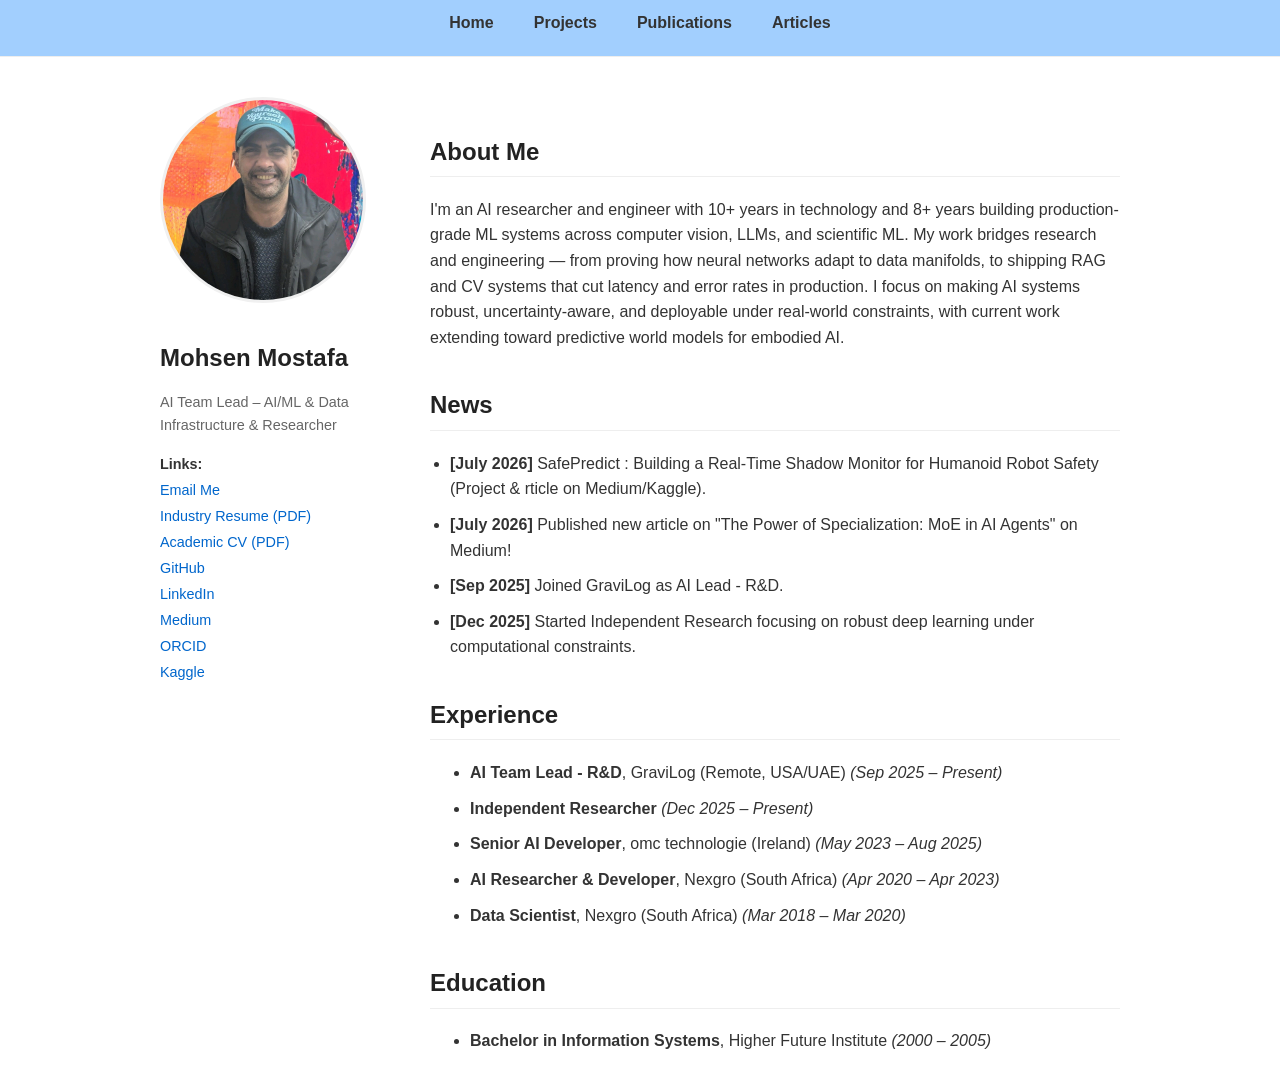
<file: index.html>
<!DOCTYPE html>
<html lang="en">
<head>
    <meta charset="UTF-8">
    <meta name="viewport" content="width=device-width, initial-scale=1.0">
    <title>Mohsen Mostafa</title>
    <link rel="stylesheet" href="style.css">
</head>
<body>

<nav>
    <ul>
        <li><a href="index.html">Home</a></li>
        <li><a href="projects.html">Projects</a></li>
        <li><a href="publications.html">Publications</a></li>
        <li><a href="articles.html">Articles</a></li>
    </ul>
</nav>

<div class="container">
    <!-- LEFT SIDEBAR -->
    <aside class="sidebar">
        <!-- INSTRUCTION: Upload your photo to GitHub and name it 'profile.png' -->
        <img src="profile.png" alt="Mohsen Mostafa" class="profile-img">
        <h1>Mohsen Mostafa</h1>
        <p class="title">AI Team Lead – AI/ML & Data Infrastructure & Researcher<br></p>
        
        <div class="contact-info">
            <strong>Links:</strong><br>
            <a href="mailto:mohsen.mostafa.ai@outlook.com">Email Me</a>
            <a href="Mohsen_Mostafa_Resume.pdf" target="_blank">Industry Resume (PDF)</a>
            <a href="Mohsen_Mostafa_Academic_CV.pdf" target="_blank">Academic CV (PDF)</a>
            <a href="https://github.com/MohsenMostafa1" target="_blank">GitHub</a>
            <a href="https://linkedin.com/in/mohsen-mostafa-20526718b" target="_blank">LinkedIn</a>
            <a href="https://medium.com/@mohsenmostafa833" target="_blank">Medium</a>
            <a href="https://orcid.org/0009-0004-4478-0317" target="_blank">ORCID</a>
            <a href="https://www.kaggle.com/babydriver1233" target="_blank">Kaggle</a>
        </div>
    </aside>

    <!-- MAIN CONTENT -->
    <main class="main-content">
        <h2>About Me</h2>
        <p>I'm an AI researcher and engineer with 10+ years in technology and 8+ years building production-grade ML systems across computer vision, LLMs, and scientific ML. My work bridges research and engineering — from proving how neural networks adapt to data manifolds, to shipping RAG and CV systems that cut latency and error rates in production. I focus on making AI systems robust, uncertainty-aware, and deployable under real-world constraints, with current work extending toward predictive world models for embodied AI.</p>

        <h2>News</h2>
        <ul class="news-list">
            <li><strong>[July 2026]</strong> SafePredict : Building a Real-Time Shadow Monitor for Humanoid Robot Safety (Project & rticle on Medium/Kaggle).</li>
            <li><strong>[July 2026]</strong> Published new article on "The Power of Specialization: MoE in AI Agents" on Medium!</li>
            <li><strong>[Sep 2025]</strong> Joined GraviLog as AI Lead - R&D.</li>
            <li><strong>[Dec 2025]</strong> Started Independent Research focusing on robust deep learning under computational constraints.</li>
        </ul>

        <h2>Experience</h2>
        <ul>
            <li><strong>AI Team Lead - R&D</strong>, GraviLog (Remote, USA/UAE) <em>(Sep 2025 – Present)</em></li>
            <li><strong>Independent Researcher</strong> <em>(Dec 2025 – Present)</em></li>
            <li><strong>Senior AI Developer</strong>, omc technologie (Ireland) <em>(May 2023 – Aug 2025)</em></li>
            <li><strong>AI Researcher & Developer</strong>, Nexgro (South Africa) <em>(Apr 2020 – Apr 2023)</em></li>
            <li><strong>Data Scientist</strong>, Nexgro (South Africa) <em>(Mar 2018 – Mar 2020)</em></li>
        </ul>

        <h2>Education</h2>
        <ul>
            <li><strong>Bachelor in Information Systems</strong>, Higher Future Institute <em>(2000 – 2005)</em></li>
        </ul>
    </main>
</div>
</body>
</html>
</file>
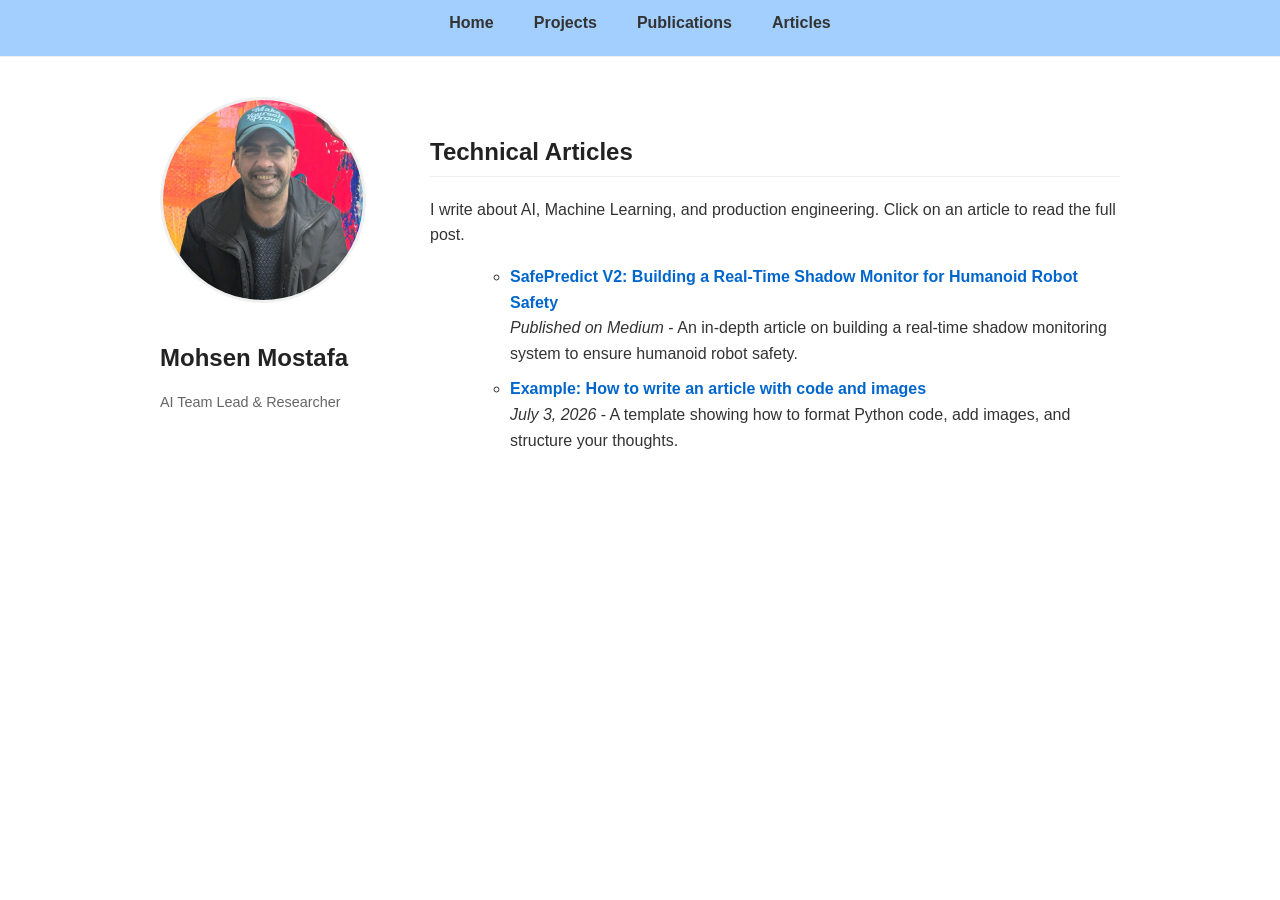
<file: articles.html>
<!DOCTYPE html>
<html lang="en">
<head>
    <meta charset="UTF-8">
    <meta name="viewport" content="width=device-width, initial-scale=1.0">
    <title>Articles - Mohsen Mostafa</title>
    <link rel="stylesheet" href="style.css">
</head>
<body>
<nav>
    <ul>
        <li><a href="index.html">Home</a></li>
        <li><a href="projects.html">Projects</a></li>
        <li><a href="publications.html">Publications</a></li>
        <li><a href="articles.html">Articles</a></li>
    </ul>
</nav>

<div class="container">
    <aside class="sidebar">
        <img src="profile.png" alt="Mohsen Mostafa" class="profile-img">
        <h1>Mohsen Mostafa</h1>
        <p class="title">AI Team Lead & Researcher</p>
    </aside>

    <main class="main-content">
        <h2>Technical Articles</h2>
        <p>I write about AI, Machine Learning, and production engineering. Click on an article to read the full post.</p>
        <ul>
            <ul>
            <li>
                <strong><a href="https://medium.com/@mohsenmostafa833/safepredict-v2-building-a-real-time-shadow-monitor-for-humanoid-robot-safety-4b7e62780812" target="_blank">SafePredict V2: Building a Real-Time Shadow Monitor for Humanoid Robot Safety</a></strong><br>
                <em>Published on Medium</em> - An in-depth article on building a real-time shadow monitoring system to ensure humanoid robot safety.
            </li>
            <li>
                <strong><a href="article-template.html">Example: How to write an article with code and images</a></strong><br>
                <em>July 3, 2026</em> - A template showing how to format Python code, add images, and structure your thoughts.
        </ul>
            <!-- ADD NEW ARTICLES HERE -->
        </ul>
    </main>
</div>
</body>
</html>
</file>
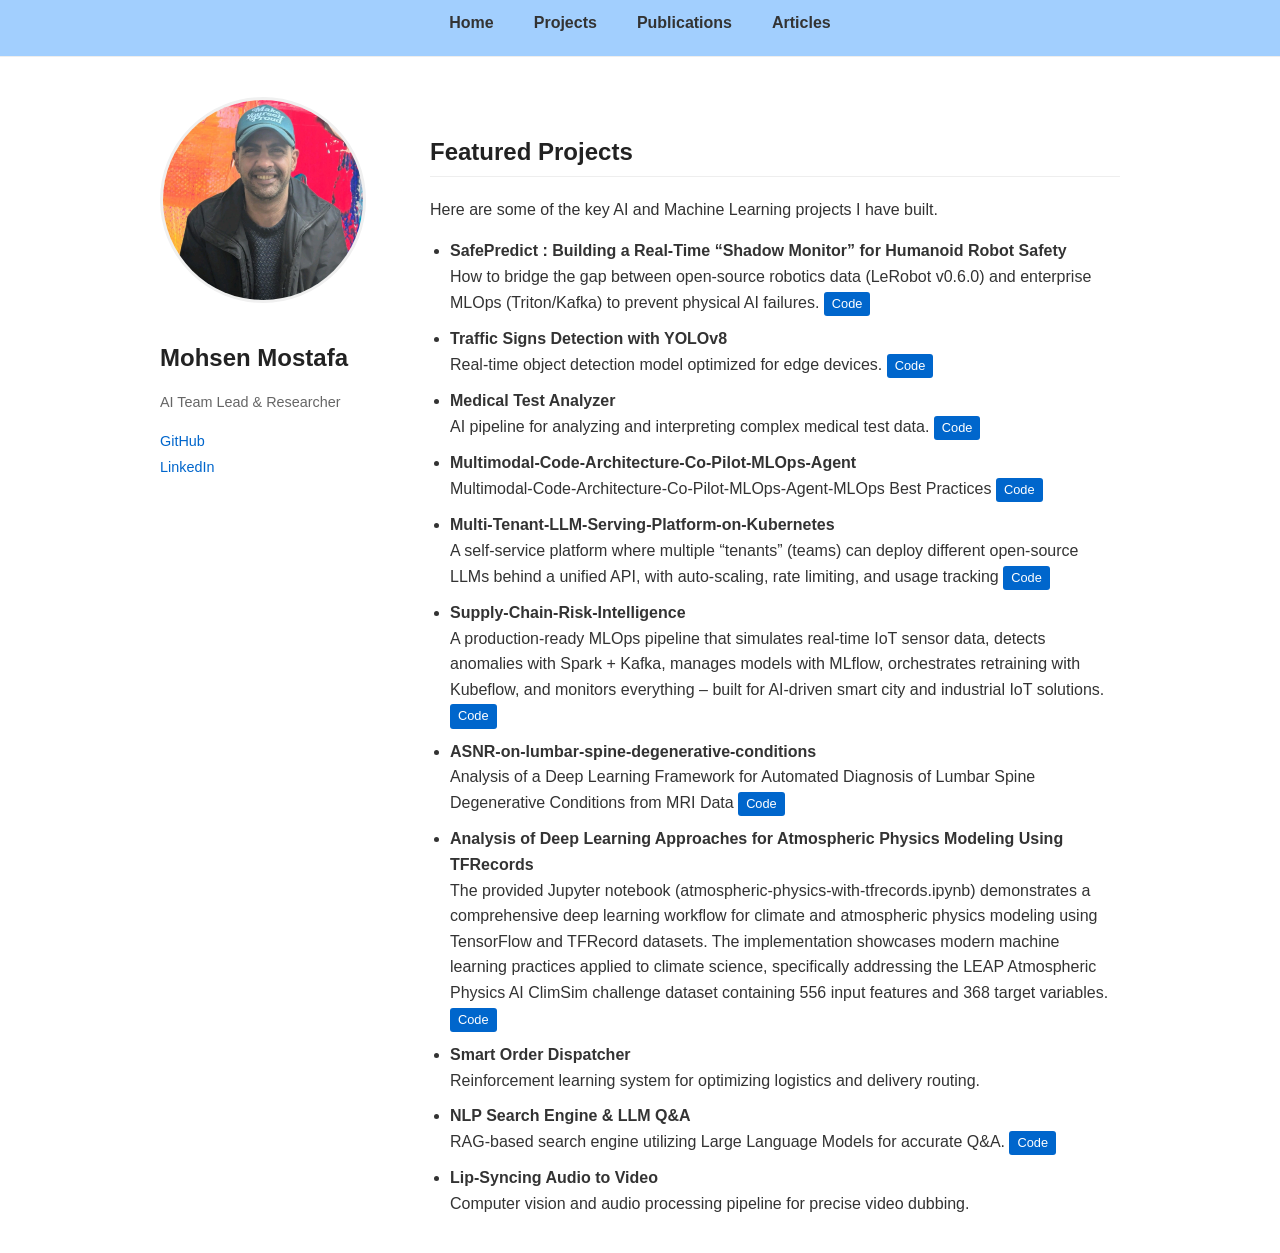
<file: projects.html>
<!DOCTYPE html>
<html lang="en">
<head>
    <meta charset="UTF-8">
    <meta name="viewport" content="width=device-width, initial-scale=1.0">
    <title>Projects - Mohsen Mostafa</title>
    <link rel="stylesheet" href="style.css">
</head>
<body>
<nav>
    <ul>
        <li><a href="index.html">Home</a></li>
        <li><a href="projects.html">Projects</a></li>
        <li><a href="publications.html">Publications</a></li>
        <li><a href="articles.html">Articles</a></li>
    </ul>
</nav>

<div class="container">
    <aside class="sidebar">
        <img src="profile.png" alt="Mohsen Mostafa" class="profile-img">
        <h1>Mohsen Mostafa</h1>
        <p class="title">AI Team Lead & Researcher</p>
        <div class="contact-info">
            <a href="https://github.com/MohsenMostafa1" target="_blank">GitHub</a>
            <a href="https://linkedin.com/in/mohsen-mostafa-20526718b" target="_blank">LinkedIn</a>
        </div>
    </aside>

    <main class="main-content">
        <h2>Featured Projects</h2>
        <p>Here are some of the key AI and Machine Learning projects I have built.</p>
        
        <ul class="project-list">
            <li>
                <strong>SafePredict : Building a Real-Time “Shadow Monitor” for Humanoid Robot Safety</strong><br>
                How to bridge the gap between open-source robotics data (LeRobot v0.6.0) and enterprise MLOps (Triton/Kafka) to prevent physical AI failures.
                <span class="pub-links"><a href="https://www.kaggle.com/code/babydriver1233/safepredict" target="_blank">Code</a></span>
            </li>
            <li>
                <strong>Traffic Signs Detection with YOLOv8</strong><br>
                Real-time object detection model optimized for edge devices.
                <span class="pub-links"><a href="https://github.com/MohsenMostafa1/Traffic-Signs-Detection-with-YOLOv8" target="_blank">Code</a></span>
            </li>
            <li>
                <strong>Medical Test Analyzer</strong><br>
                AI pipeline for analyzing and interpreting complex medical test data.
                <span class="pub-links"><a href="https://github.com/MohsenMostafa1/A-Computed-Tomography-Structured-Segmentation-System-for-Medical-Image-Analysis" target="_blank">Code</a></span>
            </li>
            <li>
                <strong>Multimodal-Code-Architecture-Co-Pilot-MLOps-Agent</strong><br>
                Multimodal-Code-Architecture-Co-Pilot-MLOps-Agent-MLOps Best Practices
                <span class="pub-links"><a href="https://github.com/MohsenMostafa1/Multimodal-Code-Architecture-Co-Pilot-MLOps-Agent-" target="_blank">Code</a></span>
            </li>
            <li>
                <strong>Multi-Tenant-LLM-Serving-Platform-on-Kubernetes</strong><br>
                A self-service platform where multiple “tenants” (teams) can deploy different open-source LLMs behind a unified API, with auto-scaling, rate limiting, and usage tracking
                <span class="pub-links"><a href="https://github.com/MohsenMostafa1/Multi-Tenant-LLM-Serving-Platform-on-Kubernetes-" target="_blank">Code</a></span>
            </li>
            <li>
                 <strong>Supply-Chain-Risk-Intelligence</strong><br>
                A production‑ready MLOps pipeline that simulates real‑time IoT sensor data, detects anomalies with Spark + Kafka, manages models with MLflow, orchestrates retraining with Kubeflow, and monitors everything – built for AI‑driven smart city and industrial IoT solutions.
                <span class="pub-links"><a href="https://github.com/MohsenMostafa1/Supply-Chain-Risk-Intelligence" target="_blank">Code</a></span>
            </li>
            <li>
                <strong>ASNR-on-lumbar-spine-degenerative-conditions</strong><br>
                Analysis of a Deep Learning Framework for Automated Diagnosis of Lumbar Spine Degenerative Conditions from MRI Data
                <span class="pub-links"><a href="https://github.com/MohsenMostafa1/ASNR-on-lumbar-spine-degenerative-conditions" target="_blank">Code</a></span>
            </li>
            <li>
                <strong>Analysis of Deep Learning Approaches for Atmospheric Physics Modeling Using TFRecords</strong><br>
                The provided Jupyter notebook (atmospheric-physics-with-tfrecords.ipynb) demonstrates a comprehensive deep learning workflow for climate and atmospheric physics modeling using TensorFlow and TFRecord datasets. The implementation showcases modern machine learning practices applied to climate science, specifically addressing the LEAP Atmospheric Physics AI ClimSim challenge dataset containing 556 input features and 368 target variables.
                <span class="pub-links"><a href="https://github.com/MohsenMostafa1/Analysis-of-Deep-Learning-Approaches-for-Atmospheric-Physics-Modeling-Using-TFRecords" target="_blank">Code</a></span>
            </li>
            <li>
                <strong>Smart Order Dispatcher</strong><br>
                Reinforcement learning system for optimizing logistics and delivery routing.
            </li>
            <li>
                <strong>NLP Search Engine & LLM Q&A</strong><br>
                RAG-based search engine utilizing Large Language Models for accurate Q&A.
                <span class="pub-links"><a href="https://github.com/MohsenMostafa1" target="_blank">Code</a></span>
            </li>
            <li>
                <strong>Lip-Syncing Audio to Video</strong><br>
                Computer vision and audio processing pipeline for precise video dubbing.
            </li>
        </ul>
    </main>
</div>
</body>
</html>
</file>
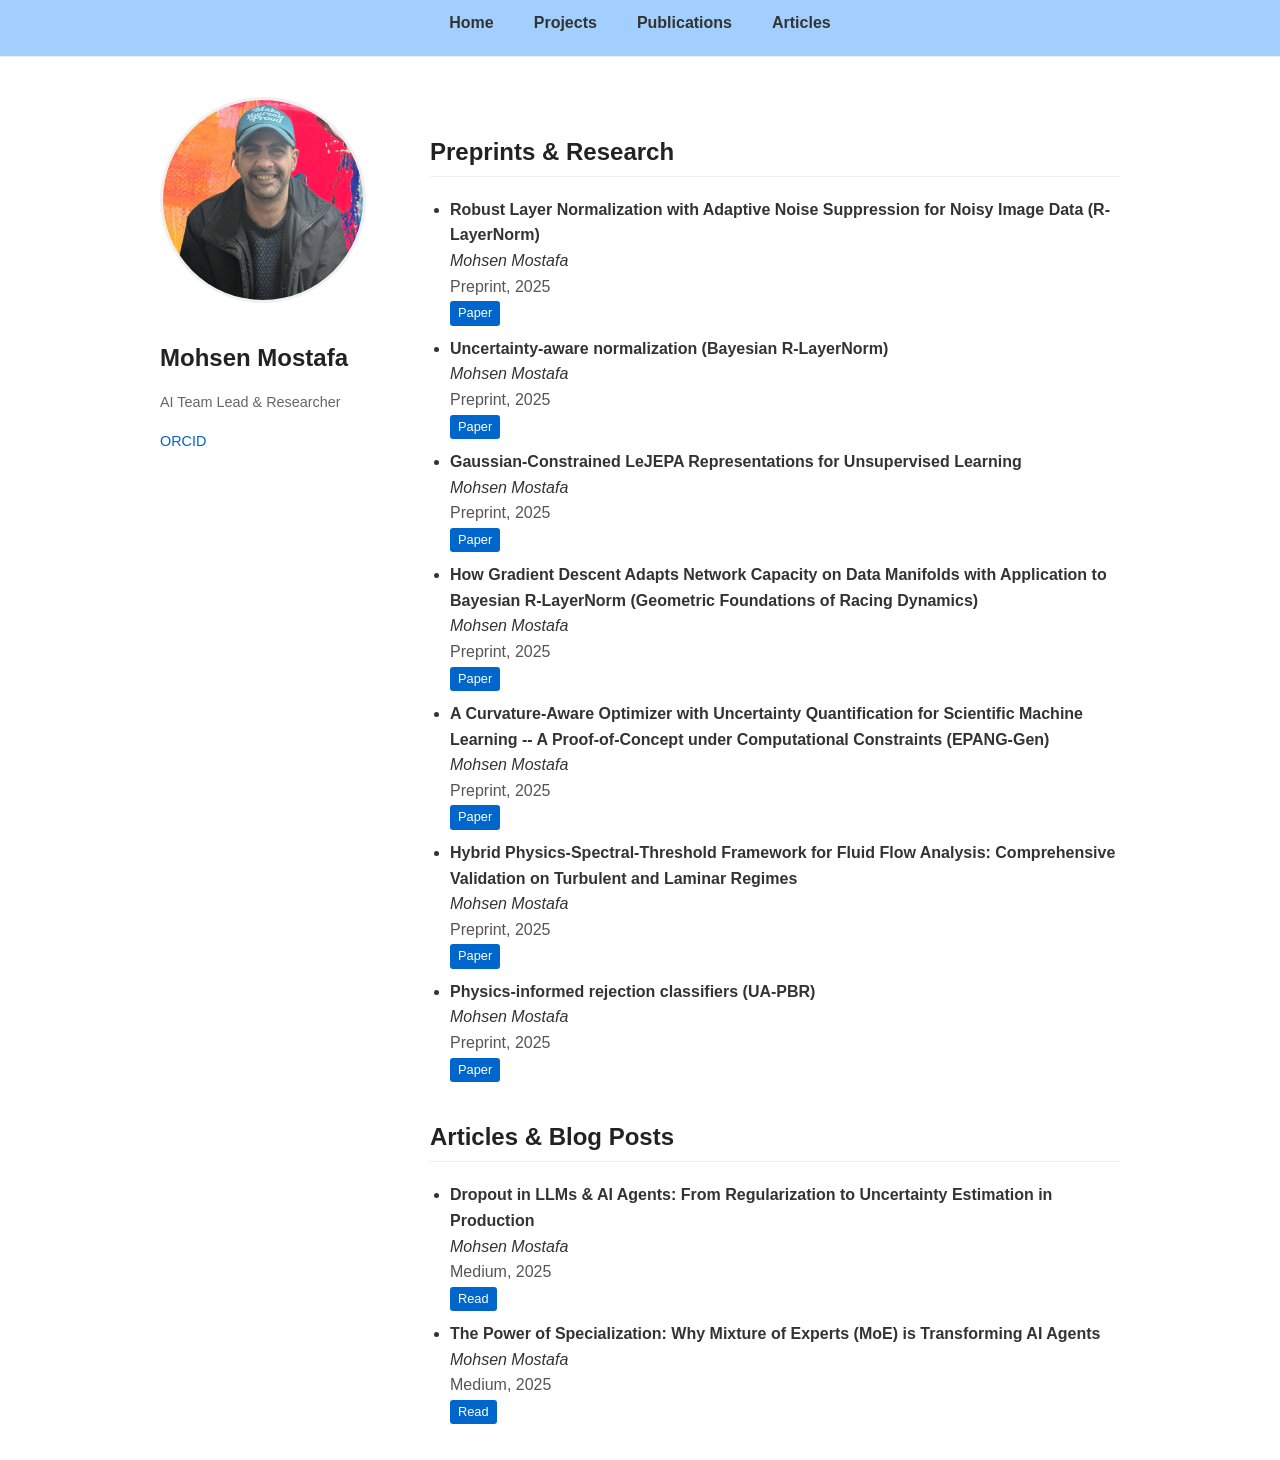
<file: publications.html>
<!DOCTYPE html>
<html lang="en">
<head>
    <meta charset="UTF-8">
    <meta name="viewport" content="width=device-width, initial-scale=1.0">
    <title>Publications - Mohsen Mostafa</title>
    <link rel="stylesheet" href="style.css">
</head>
<body>
<nav>
    <ul>
        <li><a href="index.html">Home</a></li>
        <li><a href="projects.html">Projects</a></li>
        <li><a href="publications.html">Publications</a></li>
        <li><a href="articles.html">Articles</a></li>
    </ul>
</nav>

<div class="container">
    <aside class="sidebar">
        <img src="profile.png" alt="Mohsen Mostafa" class="profile-img">
        <h1>Mohsen Mostafa</h1>
        <p class="title">AI Team Lead & Researcher</p>
        <div class="contact-info">
            <a href="https://orcid.org/0009-0004-4478-0317" target="_blank">ORCID</a>
        </div>
    </aside>

    <main class="main-content">
        <h2>Preprints & Research</h2>
        <ul class="publication-list">
            <li>
                <span class="pub-title">Robust Layer Normalization with Adaptive Noise Suppression for Noisy Image Data (R-LayerNorm)</span><br>
                <span class="pub-authors">Mohsen Mostafa</span><br>
                <span class="pub-venue">Preprint, 2025</span><br>
                <span class="pub-links"><a href="https://www.preprints.org/manuscript/202603.0060" target="_blank">Paper</a></span>
            </li>
            <li>
                <span class="pub-title">Uncertainty-aware normalization (Bayesian R-LayerNorm)</span><br>
                <span class="pub-authors">Mohsen Mostafa</span><br>
                <span class="pub-venue">Preprint, 2025</span><br>
                <span class="pub-links"><a href="https://www.preprints.org/manuscript/202603.0740/v1" target="_blank">Paper</a></span>
            </li>
            <li>
                <span class="pub-title">Gaussian-Constrained LeJEPA Representations for Unsupervised Learning</span><br>
                <span class="pub-authors">Mohsen Mostafa</span><br>
                <span class="pub-venue">Preprint, 2025</span><br>
                <span class="pub-links"><a href="https://arxiv.org/abs/2602.07016" target="_blank">Paper</a></span>
            </li>
            <li>
                 <span class="pub-title"> How Gradient Descent Adapts Network Capacity on Data Manifolds with Application to Bayesian R‑LayerNorm (Geometric Foundations of Racing Dynamics)</span><br>
                <span class="pub-authors">Mohsen Mostafa</span><br>
                <span class="pub-venue">Preprint, 2025</span><br>
                <span class="pub-links"><a href="https://www.preprints.org/manuscript/202603.0760/v1" target="_blank">Paper</a></span>
            </li>
            <li>
                <span class="pub-title">A Curvature-Aware Optimizer with Uncertainty Quantification for Scientific Machine Learning -- A Proof-of-Concept under Computational Constraints (EPANG-Gen)</span><br>
                <span class="pub-authors">Mohsen Mostafa</span><br>
                <span class="pub-venue">Preprint, 2025</span><br>
                <span class="pub-links"><a href="https://www.preprints.org/manuscript/202603.0692/v1" target="_blank">Paper</a></span>
            </li>
            <li>
                <span class="pub-title">Hybrid Physics-Spectral-Threshold Framework for Fluid Flow Analysis: Comprehensive Validation on Turbulent and Laminar Regimes</span><br>
                <span class="pub-authors">Mohsen Mostafa</span><br>
                <span class="pub-venue">Preprint, 2025</span><br>
                <span class="pub-links"><a href="https://www.preprints.org/manuscript/202603.1281/v1" target="_blank">Paper</a></span>
            </li>
            <li>
                <span class="pub-title">Physics-informed rejection classifiers (UA-PBR)</span><br>
                <span class="pub-authors">Mohsen Mostafa</span><br>
                <span class="pub-venue">Preprint, 2025</span><br>
                <span class="pub-links"><a href="https://www.preprints.org/manuscript/202603.0748" target="_blank">Paper</a></span>
            </li>
        </ul>

        <h2>Articles & Blog Posts</h2>
        <ul class="publication-list">
            <li>
                <span class="pub-title">Dropout in LLMs & AI Agents: From Regularization to Uncertainty Estimation in Production</span><br>
                <span class="pub-authors">Mohsen Mostafa</span><br>
                <span class="pub-venue">Medium, 2025</span><br>
                <span class="pub-links"><a href="https://medium.com/@mohsenmostafa833" target="_blank">Read</a></span>
            </li>
            <li>
                <span class="pub-title">The Power of Specialization: Why Mixture of Experts (MoE) is Transforming AI Agents</span><br>
                <span class="pub-authors">Mohsen Mostafa</span><br>
                <span class="pub-venue">Medium, 2025</span><br>
                <span class="pub-links"><a href="https://medium.com/@mohsenmostafa833" target="_blank">Read</a></span>
            </li>
        </ul>
    </main>
</div>
</body>
</html>
</file>
<file: style.css>
/* --- BASIC RESET & TYPOGRAPHY --- */
body {
    font-family: -apple-system, BlinkMacSystemFont, "Segoe UI", Roboto, Helvetica, Arial, sans-serif;
    line-height: 1.6;
    color: #333;
    background-color: #ffffff;
    margin: 0;
    padding: 0;
}
a { color: #0066cc; text-decoration: none; }
a:hover { text-decoration: underline; }
h1, h2, h3 { color: #222; margin-top: 1.5em; }
h1 { font-size: 2em; margin-bottom: 0.1em; }
h2 { font-size: 1.5em; border-bottom: 1px solid #eee; padding-bottom: 5px; }

/* --- LAYOUT (Two Columns) --- */
.container {
    max-width: 960px;
    margin: 0 auto;
    padding: 20px;
    display: flex;
    flex-wrap: wrap;
    gap: 40px;
}
.sidebar {
    flex: 1;
    min-width: 200px;
    max-width: 250px;
}
.main-content {
    flex: 3;
    min-width: 300px;
}

/* --- SIDEBAR SPECIFICS --- */
.profile-img {
    width: 100%;
    max-width: 200px;
    height: auto;
    border-radius: 50%;
    margin-bottom: 15px;
    border: 3px solid #f0f0f0;
    display: block;
}
.sidebar h1 { font-size: 1.5em; margin-bottom: 0; }
.sidebar .title { color: #666; font-size: 0.9em; margin-bottom: 15px; }
.sidebar .contact-info { font-size: 0.9em; line-height: 1.8; }
.sidebar .contact-info a { display: block; }

/* --- NAVIGATION MENU --- */
nav {
    background: #A2CFFE;
    padding: 10px 0;
    border-bottom: 1px solid #eee;
    margin-bottom: 20px;
}
nav ul {
    list-style: none;
    padding: 0;
    margin: 0 auto;
    max-width: 960px;
    display: flex;
    justify-content: center;
    gap: 20px;
}
nav a {
    font-weight: bold;
    color: #333;
    padding: 5px 10px;
}
nav a:hover { background: #e9ecef; border-radius: 4px; text-decoration: none; }

/* --- LISTS & ARTICLES --- */
ul.news-list, ul.publication-list, ul.project-list {
    list-style-type: disc;
    padding-left: 20px;
}
li { margin-bottom: 10px; }
.pub-title { font-weight: bold; }
.pub-authors { font-style: italic; }
.pub-venue { color: #555; }
.pub-links a {
    display: inline-block;
    background: #0066cc;
    color: white !important;
    padding: 2px 8px;
    border-radius: 3px;
    font-size: 0.8em;
    margin-right: 5px;
    text-decoration: none !important;
}
.pub-links a:hover { background: #0052a3; }

/* --- CODE BLOCKS (For Articles) --- */
pre {
    background: #f4f4f4;
    border: 1px solid #ddd;
    border-radius: 4px;
    padding: 15px;
    overflow-x: auto;
    font-size: 0.9em;
}
code {
    font-family: "Courier New", Courier, monospace;
}

/* --- MOBILE RESPONSIVENESS --- */
@media (max-width: 768px) {
    .container { flex-direction: column; gap: 20px; }
    .sidebar { max-width: 100%; text-align: center; }
    .profile-img { width: 150px; margin: 0 auto 15px; }
}
</file>
